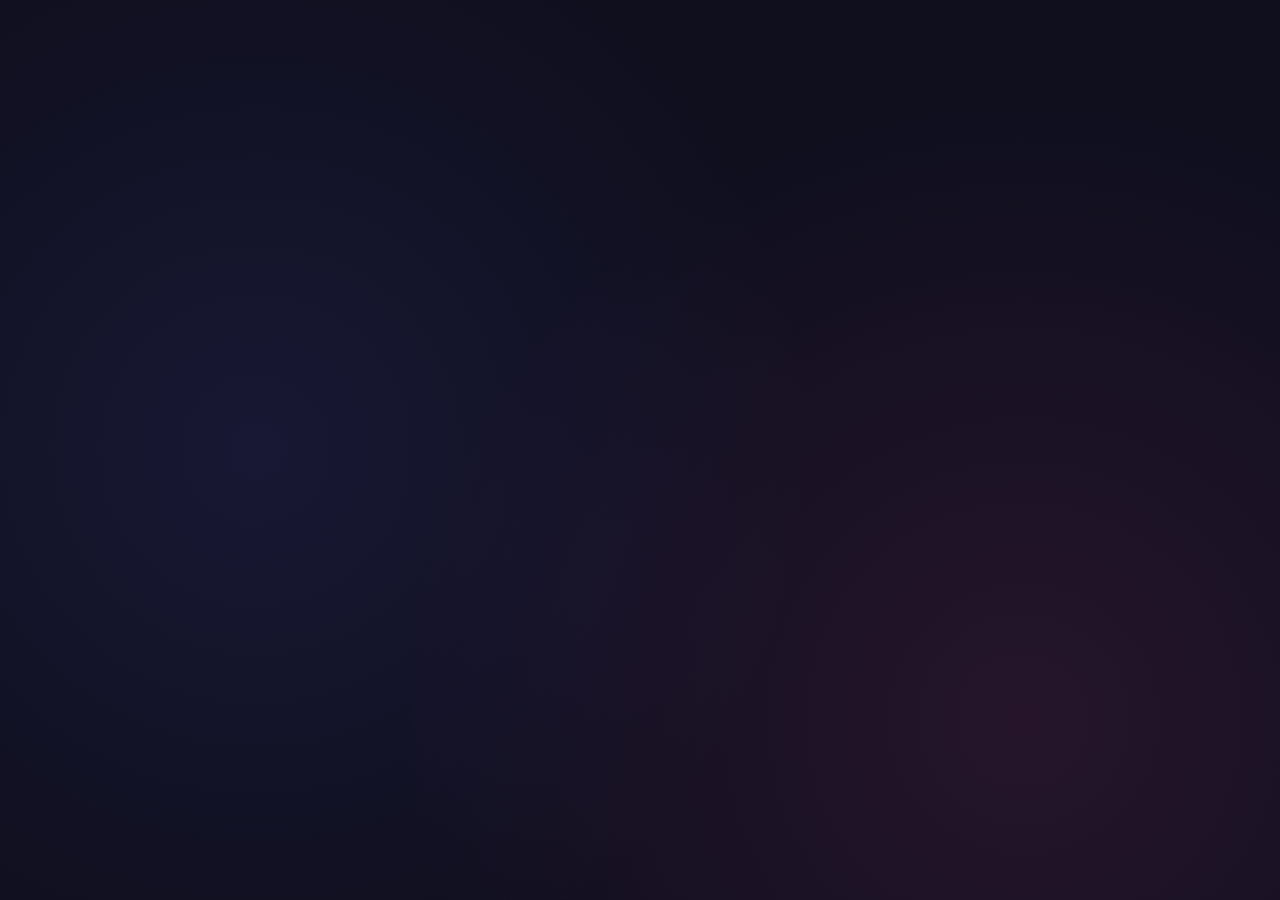
<file: index.html>
<!DOCTYPE html>
<html lang="es">

<head>
    <meta charset="UTF-8">
    <meta name="viewport" content="width=device-width, initial-scale=1.0, viewport-fit=cover">
    <meta name="description" content="Juego de deducción social - Descubre quién es el impostor">
    <meta name="theme-color" content="#6366f1">
    <meta name="apple-mobile-web-app-capable" content="yes">
    <meta name="apple-mobile-web-app-status-bar-style" content="black-translucent">
    <meta name="apple-mobile-web-app-title" content="Impostor">
    <title>Impostor - Juego de Palabras</title>
    <link rel="manifest" href="manifest.json">
    <link rel="icon" type="image/png" sizes="192x192" href="icon-192.png">
    <link rel="apple-touch-icon" href="icon-192.png">
    <link rel="preconnect" href="https://fonts.googleapis.com">
    <link rel="preconnect" href="https://fonts.gstatic.com" crossorigin>
    <link
        href="https://fonts.googleapis.com/css2?family=Poppins:wght@400;500;600;700&family=Space+Mono:wght@400;700&display=swap"
        rel="stylesheet">
    <link rel="stylesheet" href="styles.css">
</head>

<body>
    <div class="container">
        <!-- Pantalla de inicio -->
        <div id="startScreen" class="screen active">
            <div class="logo-container">
                <h1 class="game-title">
                    <span class="title-impostor">IMPOSTOR</span>
                    <span class="title-subtitle">Juego de Palabras</span>
                </h1>
            </div>
            <button class="btn btn-primary pulse" onclick="showPlayersScreen()">
                Comenzar Juego
            </button>
        </div>

        <!-- Pantalla de jugadores -->
        <div id="playersScreen" class="screen">
            <div class="screen-header">
                <button class="btn-back" onclick="showStartScreen()">← Volver</button>
                <h2>Agregar Jugadores</h2>
            </div>

            <div class="players-input-section">
                <div class="input-group">
                    <input type="text" id="playerNameInput" placeholder="Nombre del jugador" maxlength="20">
                    <button class="agregar" onclick="addPlayer()">+</button>
                </div>
                <p class="helper-text">Mínimo 3 jugadores, máximo 12</p>
            </div>

            <div class="players-list" id="playersList"></div>

            <button class="btn btn-primary" id="continueToCategory" onclick="showCategoryScreen()" disabled>
                Continuar →
            </button>
        </div>

        <!-- Pantalla de categorías -->
        <div id="categoryScreen" class="screen">
            <div class="screen-header">
                <button class="btn-back" onclick="showPlayersScreen()">← Volver</button>
                <h2>Selecciona una Categoría</h2>
            </div>

            <div class="categories-grid" id="categoriesGrid"></div>

            <button class="btn btn-primary" id="startGameBtn" onclick="startGame()" disabled>
                Iniciar Juego →
            </button>
        </div>

        <!-- Pantalla de revelación de roles -->
        <div id="roleRevealScreen" class="screen">
            <div class="reveal-container">
                <h2 class="current-player-name" id="currentPlayerName"></h2>
                <p class="reveal-instruction">Toca la pantalla para ver tu rol</p>

                <div class="reveal-card" id="revealCard" onclick="revealRole()">
                    <div class="card-front">
                        <div class="card-icon">👁️</div>
                        <p>Toca aquí</p>
                    </div>
                    <div class="card-back" id="cardBack"></div>
                </div>

                <button class="btn btn-primary" id="nextPlayerBtn" onclick="nextPlayer()" style="display: none;">
                    Siguiente Jugador →
                </button>
                <button class="btn btn-primary" id="startRoundBtn" onclick="startRound()" style="display: none;">
                    Comenzar Ronda →
                </button>
            </div>
        </div>

        <!-- Pantalla de juego -->
        <div id="gameScreen" class="screen">
            <div class="game-header">
                <div class="round-info">
                    <span class="round-label">Ronda</span>
                    <span class="round-number" id="roundNumber">1</span>
                </div>
                <div class="players-alive">
                    <span id="aliveCount"></span> jugadores
                </div>
            </div>

            <div class="game-content">
                <div class="turn-info">
                    <p class="turn-label">Turno de:</p>
                    <h2 class="current-turn" id="currentTurn"></h2>
                </div>

                <div class="game-instructions">
                    <p>🎯 Da una pista de <strong>una sola palabra</strong></p>
                    <p>🕵️ Los civiles conocen la palabra secreta</p>
                    <p>🎭 El impostor debe fingir que la conoce</p>
                </div>

                <button class="btn btn-secondary" onclick="showVoting()">
                    Ir a Votación
                </button>
            </div>
        </div>

        <!-- Pantalla de votación -->
        <div id="votingScreen" class="screen">
            <div class="screen-header">
                <h2>¿Quién es el impostor?</h2>
                <p class="vote-instruction">Selecciona al jugador que crees que es el impostor</p>
            </div>

            <div class="voting-grid" id="votingGrid"></div>

            <button class="btn btn-primary" id="confirmVoteBtn" onclick="confirmVote()" disabled>
                Confirmar Voto
            </button>
        </div>

        <!-- Pantalla de resultado -->
        <div id="resultScreen" class="screen">
            <div class="result-container">
                <div class="result-icon" id="resultIcon"></div>
                <h2 class="result-title" id="resultTitle"></h2>
                <p class="result-message" id="resultMessage"></p>

                <div class="result-details" id="resultDetails"></div>

                <div class="result-actions">
                    <button class="btn btn-secondary" onclick="showStartScreen()">
                        Nuevo Juego
                    </button>
                    <button class="btn btn-primary" id="continueGameBtn" onclick="continueGame()"
                        style="display: none;">
                        Continuar Juego
                    </button>
                </div>
            </div>
        </div>
    </div>

    <script>
        // Registrar Service Worker solo si está servido por HTTP/HTTPS (no file://)
        if ('serviceWorker' in navigator && window.location.protocol !== 'file:') {
            window.addEventListener('load', () => {
                navigator.serviceWorker.register('/service-worker.js')
                    .then(registration => {
                        console.log('✅ Service Worker registrado correctamente');
                    })
                    .catch(error => {
                        console.log('⚠️ No se pudo registrar Service Worker:', error);
                    });
            });
        } else if (window.location.protocol === 'file:') {
            console.log('ℹ️ Service Worker deshabilitado: usando file:// - El juego funciona igual, pero no funcionará offline');
        }
    </script>
    <script src="script.js"></script>
</body>

</html>
</file>
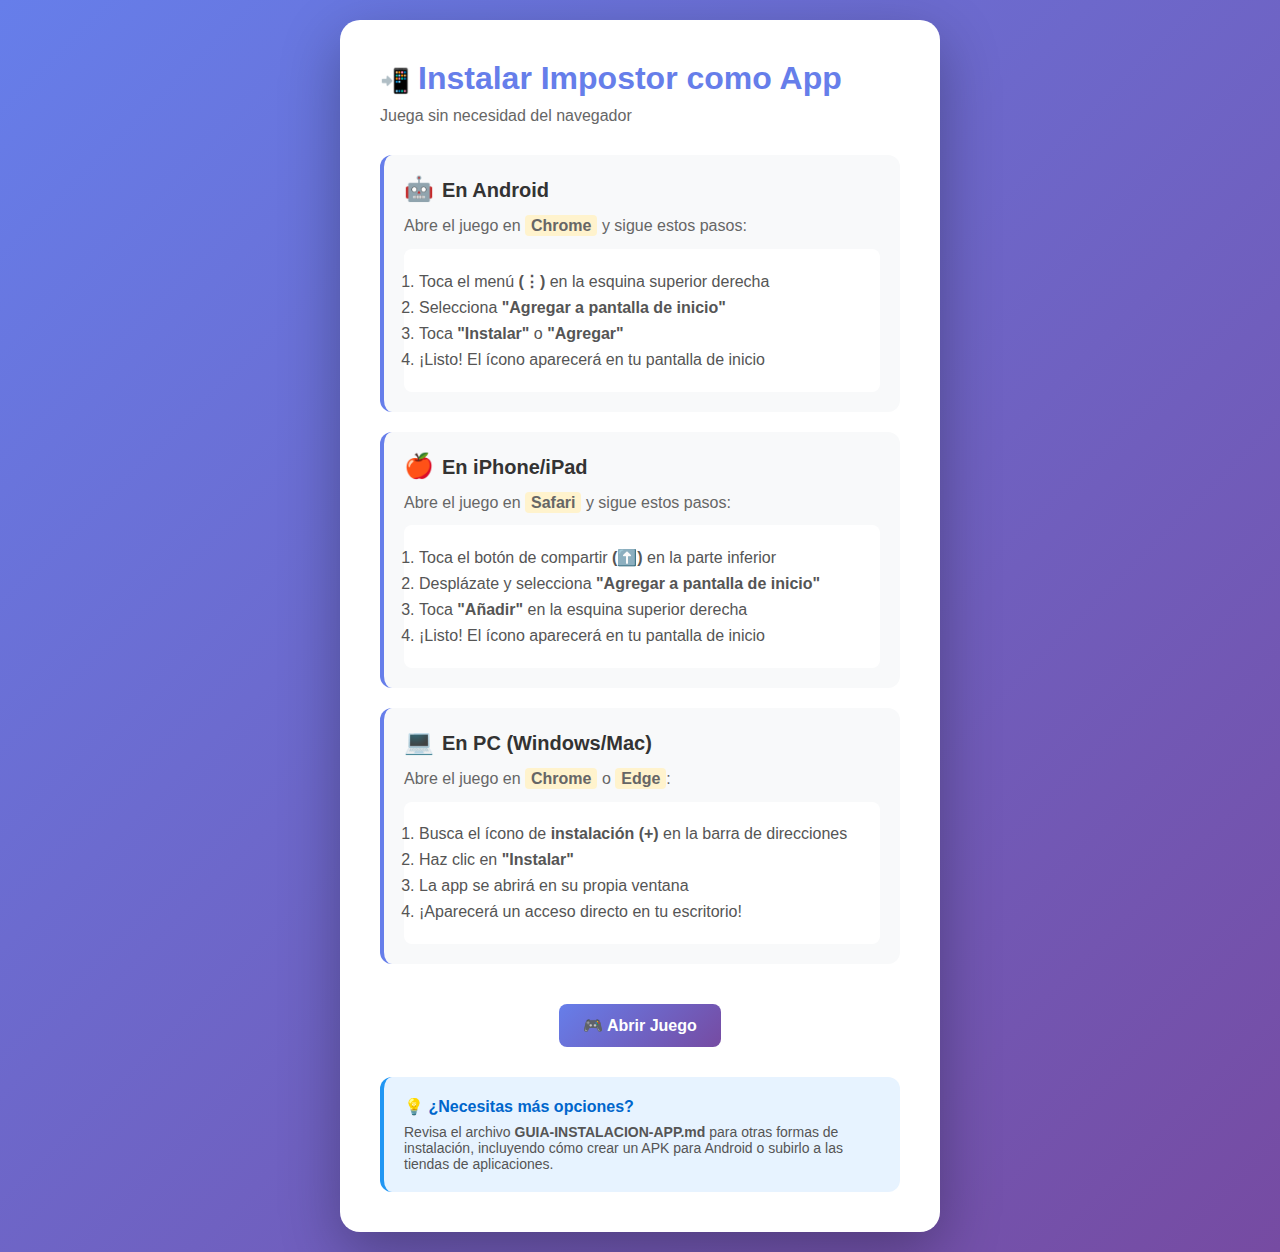
<file: como-instalar.html>
<!DOCTYPE html>
<html lang="es">

<head>
    <meta charset="UTF-8">
    <meta name="viewport" content="width=device-width, initial-scale=1.0">
    <title>Instalar Impostor App</title>
    <style>
        * {
            margin: 0;
            padding: 0;
            box-sizing: border-box;
        }

        body {
            font-family: -apple-system, BlinkMacSystemFont, 'Segoe UI', Roboto, Oxygen, Ubuntu, Cantarell, sans-serif;
            background: linear-gradient(135deg, #667eea 0%, #764ba2 100%);
            min-height: 100vh;
            padding: 20px;
            display: flex;
            justify-content: center;
            align-items: center;
        }

        .container {
            background: white;
            border-radius: 20px;
            padding: 40px;
            max-width: 600px;
            box-shadow: 0 20px 60px rgba(0, 0, 0, 0.3);
        }

        h1 {
            color: #667eea;
            margin-bottom: 10px;
            font-size: 32px;
        }

        .subtitle {
            color: #666;
            margin-bottom: 30px;
            font-size: 16px;
        }

        .option {
            background: #f8f9fa;
            border-radius: 12px;
            padding: 20px;
            margin-bottom: 20px;
            border-left: 4px solid #667eea;
        }

        .option h2 {
            color: #333;
            font-size: 20px;
            margin-bottom: 10px;
        }

        .option p {
            color: #666;
            line-height: 1.6;
            margin-bottom: 10px;
        }

        .steps {
            background: white;
            border-radius: 8px;
            padding: 15px;
            margin-top: 10px;
        }

        .steps li {
            margin: 8px 0;
            color: #555;
        }

        .button {
            display: inline-block;
            background: linear-gradient(135deg, #667eea 0%, #764ba2 100%);
            color: white;
            padding: 12px 24px;
            border-radius: 8px;
            text-decoration: none;
            font-weight: 600;
            margin-top: 10px;
            transition: transform 0.2s;
        }

        .button:hover {
            transform: translateY(-2px);
        }

        .emoji {
            font-size: 24px;
            margin-right: 8px;
        }

        .highlight {
            background: #fff3cd;
            padding: 2px 6px;
            border-radius: 4px;
            font-weight: 600;
        }
    </style>
</head>

<body>
    <div class="container">
        <h1><span class="emoji">📲</span>Instalar Impostor como App</h1>
        <p class="subtitle">Juega sin necesidad del navegador</p>

        <div class="option">
            <h2><span class="emoji">🤖</span>En Android</h2>
            <p>Abre el juego en <span class="highlight">Chrome</span> y sigue estos pasos:</p>
            <div class="steps">
                <ol>
                    <li>Toca el menú <strong>(⋮)</strong> en la esquina superior derecha</li>
                    <li>Selecciona <strong>"Agregar a pantalla de inicio"</strong></li>
                    <li>Toca <strong>"Instalar"</strong> o <strong>"Agregar"</strong></li>
                    <li>¡Listo! El ícono aparecerá en tu pantalla de inicio</li>
                </ol>
            </div>
        </div>

        <div class="option">
            <h2><span class="emoji">🍎</span>En iPhone/iPad</h2>
            <p>Abre el juego en <span class="highlight">Safari</span> y sigue estos pasos:</p>
            <div class="steps">
                <ol>
                    <li>Toca el botón de compartir <strong>(⬆️)</strong> en la parte inferior</li>
                    <li>Desplázate y selecciona <strong>"Agregar a pantalla de inicio"</strong></li>
                    <li>Toca <strong>"Añadir"</strong> en la esquina superior derecha</li>
                    <li>¡Listo! El ícono aparecerá en tu pantalla de inicio</li>
                </ol>
            </div>
        </div>

        <div class="option">
            <h2><span class="emoji">💻</span>En PC (Windows/Mac)</h2>
            <p>Abre el juego en <span class="highlight">Chrome</span> o <span class="highlight">Edge</span>:</p>
            <div class="steps">
                <ol>
                    <li>Busca el ícono de <strong>instalación (+)</strong> en la barra de direcciones</li>
                    <li>Haz clic en <strong>"Instalar"</strong></li>
                    <li>La app se abrirá en su propia ventana</li>
                    <li>¡Aparecerá un acceso directo en tu escritorio!</li>
                </ol>
            </div>
        </div>

        <div style="text-align: center; margin-top: 30px;">
            <a href="index.html" class="button">🎮 Abrir Juego</a>
        </div>

        <div
            style="margin-top: 30px; padding: 20px; background: #e7f3ff; border-radius: 12px; border-left: 4px solid #2196F3;">
            <p style="color: #0066cc; font-weight: 600; margin-bottom: 8px;">💡 ¿Necesitas más opciones?</p>
            <p style="color: #555; font-size: 14px;">
                Revisa el archivo <strong>GUIA-INSTALACION-APP.md</strong> para otras formas de instalación,
                incluyendo cómo crear un APK para Android o subirlo a las tiendas de aplicaciones.
            </p>
        </div>
    </div>
</body>

</html>
</file>
<file: styles.css>
:root {
    --primary: #6366f1;
    --primary-dark: #4f46e5;
    --primary-light: #818cf8;
    --secondary: #ec4899;
    --success: #10b981;
    --danger: #ef4444;
    --warning: #f59e0b;

    --bg-main: #0f0f1e;
    --bg-card: #1a1a2e;
    --bg-card-hover: #232342;
    --text-primary: #ffffff;
    --text-secondary: #a0a0b8;
    --text-muted: #6b6b8a;

    --shadow-sm: 0 2px 8px rgba(0, 0, 0, 0.3);
    --shadow-md: 0 4px 16px rgba(0, 0, 0, 0.4);
    --shadow-lg: 0 8px 32px rgba(0, 0, 0, 0.5);
    --shadow-glow: 0 0 30px rgba(99, 102, 241, 0.3);

    --radius-sm: 8px;
    --radius-md: 12px;
    --radius-lg: 20px;

    --transition-fast: 0.2s cubic-bezier(0.4, 0, 0.2, 1);
    --transition-base: 0.3s cubic-bezier(0.4, 0, 0.2, 1);
    --transition-slow: 0.5s cubic-bezier(0.4, 0, 0.2, 1);
}

* {
    margin: 0;
    padding: 0;
    box-sizing: border-box;
}

body {
    font-family: 'Poppins', sans-serif;
    background: var(--bg-main);
    color: var(--text-primary);
    min-height: 100vh;
    display: flex;
    justify-content: center;
    align-items: flex-start;
    overflow-x: hidden;
    padding: 0;
    padding-top: env(safe-area-inset-top);
    padding-bottom: env(safe-area-inset-bottom);
    background-image:
        radial-gradient(circle at 20% 50%, rgba(99, 102, 241, 0.1) 0%, transparent 50%),
        radial-gradient(circle at 80% 80%, rgba(236, 72, 153, 0.1) 0%, transparent 50%);
}

.container {
    width: 100%;
    max-width: 600px;
    min-height: 100vh;
    padding: 0;
    position: relative;
}

/* Screens */
.screen {
    display: none;
    opacity: 0;
    position: absolute;
    top: 0;
    left: 0;
    right: 0;
    padding: 20px;
    padding-top: max(20px, env(safe-area-inset-top));
    min-height: 100vh;
}

.screen.active {
    display: block;
    position: relative;
    animation: fadeIn var(--transition-slow) forwards;
}

@keyframes fadeIn {
    from {
        opacity: 0;
        transform: translateY(20px);
    }

    to {
        opacity: 1;
        transform: translateY(0);
    }
}

/* Logo and Title */
.logo-container {
    text-align: center;
    margin-bottom: 60px;
    animation: float 3s ease-in-out infinite;
}

@keyframes float {

    0%,
    100% {
        transform: translateY(0px);
    }

    50% {
        transform: translateY(-10px);
    }
}

.game-title {
    display: flex;
    flex-direction: column;
    gap: 8px;
}

.title-impostor {
    font-size: 56px;
    font-weight: 700;
    background: linear-gradient(135deg, var(--primary) 0%, var(--secondary) 100%);
    -webkit-background-clip: text;
    -webkit-text-fill-color: transparent;
    background-clip: text;
    letter-spacing: 2px;
    text-shadow: var(--shadow-glow);
    font-family: 'Space Mono', monospace;
}

.title-subtitle {
    font-size: 18px;
    color: var(--text-secondary);
    font-weight: 500;
    letter-spacing: 4px;
    text-transform: uppercase;
}

/* Start Screen */
#startScreen {
    display: flex;
    flex-direction: column;
    justify-content: center;
    align-items: center;
    min-height: 100vh;
    padding: 40px 20px;
}

.agregar{
    width: 50px;
    height: 50px;
    border-radius: 50%;
    background: var(--primary);
    color: white;
    font-size: 24px;
    font-weight: 700;
    border: none;
    cursor: pointer;
    transition: all var(--transition-base);
    flex-shrink: 0;
}

/* Buttons */
.btn {
    padding: 16px 32px;
    border: none;
    border-radius: var(--radius-md);
    font-family: 'Poppins', sans-serif;
    font-size: 16px;
    font-weight: 600;
    cursor: pointer;
    transition: all var(--transition-base);
    outline: none;
    position: relative;
    overflow: hidden;
    text-transform: uppercase;
    letter-spacing: 1px;
}

.btn::before {
    content: '';
    position: absolute;
    top: 50%;
    left: 50%;
    width: 0;
    height: 0;
    border-radius: 50%;
    background: rgba(255, 255, 255, 0.2);
    transform: translate(-50%, -50%);
    transition: width 0.6s, height 0.6s;
}

.btn:active::before {
    width: 300px;
    height: 300px;
}

.btn-primary {
    background: linear-gradient(135deg, var(--primary) 0%, var(--primary-dark) 100%);
    color: white;
    box-shadow: var(--shadow-md);
}

.btn-primary:hover:not(:disabled) {
    transform: translateY(-2px);
    box-shadow: var(--shadow-lg), var(--shadow-glow);
}

.btn-primary:disabled {
    opacity: 0.5;
    cursor: not-allowed;
}

.btn-secondary {
    background: var(--bg-card);
    color: var(--text-primary);
    border: 2px solid var(--primary);
}

.btn-secondary:hover {
    background: var(--bg-card-hover);
    transform: translateY(-2px);
}

.btn-add {
    width: 50px;
    height: 50px;
    border-radius: 50%;
    background: var(--primary);
    color: white;
    font-size: 24px;
    font-weight: 700;
    border: none;
    cursor: pointer;
    transition: all var(--transition-base);
    flex-shrink: 0;
}

.btn-add:hover {
    background: var(--primary-dark);
    transform: scale(1.1) rotate(90deg);
}

.btn-back {
    background: transparent;
    border: none;
    color: var(--text-secondary);
    font-size: 16px;
    cursor: pointer;
    padding: 8px 16px;
    border-radius: var(--radius-sm);
    transition: all var(--transition-fast);
    font-family: 'Poppins', sans-serif;
}

.btn-back:hover {
    color: var(--text-primary);
    background: var(--bg-card);
}

.pulse {
    animation: pulse 2s ease-in-out infinite;
}

@keyframes pulse {

    0%,
    100% {
        box-shadow: 0 0 0 0 rgba(99, 102, 241, 0.7);
    }

    50% {
        box-shadow: 0 0 0 20px rgba(99, 102, 241, 0);
    }
}

/* Screen Header */
.screen-header {
    margin-bottom: 32px;
    animation: slideDown var(--transition-base) ease-out;
    padding-top: 10px;
}

@keyframes slideDown {
    from {
        opacity: 0;
        transform: translateY(-20px);
    }

    to {
        opacity: 1;
        transform: translateY(0);
    }
}

.screen-header h2 {
    font-size: 28px;
    margin-top: 16px;
    color: var(--text-primary);
    word-wrap: break-word;
}

/* Players Screen */
.players-input-section {
    margin-bottom: 32px;
}

.input-group {
    display: flex;
    gap: 12px;
    margin-bottom: 8px;
}

input[type="text"] {
    flex: 1;
    padding: 16px;
    background: var(--bg-card);
    border: 2px solid transparent;
    border-radius: var(--radius-md);
    color: var(--text-primary);
    font-family: 'Poppins', sans-serif;
    font-size: 16px;
    transition: all var(--transition-base);
}

input[type="text"]:focus {
    outline: none;
    border-color: var(--primary);
    box-shadow: 0 0 0 4px rgba(99, 102, 241, 0.1);
}

input[type="text"]::placeholder {
    color: var(--text-muted);
}

.helper-text {
    color: var(--text-muted);
    font-size: 14px;
    margin-top: 8px;
}

.players-list {
    display: flex;
    flex-direction: column;
    gap: 12px;
    margin-bottom: 32px;
    max-height: 400px;
    overflow-y: auto;
    padding: 4px;
}

.players-list::-webkit-scrollbar {
    width: 6px;
}

.players-list::-webkit-scrollbar-track {
    background: var(--bg-card);
    border-radius: 10px;
}

.players-list::-webkit-scrollbar-thumb {
    background: var(--primary);
    border-radius: 10px;
}

.player-item {
    display: flex;
    align-items: center;
    justify-content: space-between;
    padding: 16px;
    background: var(--bg-card);
    border-radius: var(--radius-md);
    transition: all var(--transition-base);
    animation: slideIn var(--transition-base) ease-out;
}

@keyframes slideIn {
    from {
        opacity: 0;
        transform: translateX(-20px);
    }

    to {
        opacity: 1;
        transform: translateX(0);
    }
}

.player-item:hover {
    background: var(--bg-card-hover);
    transform: translateX(4px);
}

.player-info {
    display: flex;
    align-items: center;
    gap: 12px;
}

.player-number {
    width: 32px;
    height: 32px;
    border-radius: 50%;
    background: linear-gradient(135deg, var(--primary), var(--primary-dark));
    display: flex;
    align-items: center;
    justify-content: center;
    font-weight: 700;
    font-size: 14px;
}

.player-name {
    font-size: 16px;
    font-weight: 500;
}

.btn-remove {
    background: transparent;
    border: none;
    color: var(--danger);
    font-size: 20px;
    cursor: pointer;
    padding: 8px;
    border-radius: 50%;
    transition: all var(--transition-fast);
    width: 36px;
    height: 36px;
    display: flex;
    align-items: center;
    justify-content: center;
}

.btn-remove:hover {
    background: rgba(239, 68, 68, 0.1);
    transform: scale(1.1);
}

/* Categories Grid */
.categories-grid {
    display: grid;
    grid-template-columns: repeat(auto-fill, minmax(140px, 1fr));
    gap: 16px;
    margin-bottom: 32px;
}

.category-card {
    padding: 24px 16px;
    background: var(--bg-card);
    border: 2px solid transparent;
    border-radius: var(--radius-md);
    cursor: pointer;
    transition: all var(--transition-base);
    text-align: center;
    animation: fadeInUp var(--transition-base) ease-out backwards;
}

@keyframes fadeInUp {
    from {
        opacity: 0;
        transform: translateY(20px);
    }

    to {
        opacity: 1;
        transform: translateY(0);
    }
}

.category-card:hover {
    background: var(--bg-card-hover);
    transform: translateY(-4px);
    box-shadow: var(--shadow-md);
}

.category-card.selected {
    border-color: var(--primary);
    background: linear-gradient(135deg, rgba(99, 102, 241, 0.1) 0%, rgba(236, 72, 153, 0.1) 100%);
    box-shadow: 0 0 20px rgba(99, 102, 241, 0.2);
}

.category-icon {
    font-size: 32px;
    margin-bottom: 8px;
}

.category-name {
    font-size: 14px;
    font-weight: 600;
    color: var(--text-primary);
}

/* Role Reveal Screen */
.reveal-container {
    display: flex;
    flex-direction: column;
    align-items: center;
    justify-content: center;
    min-height: 100vh;
    gap: 32px;
    padding: 20px;
}

.current-player-name {
    font-size: 36px;
    font-weight: 700;
    background: linear-gradient(135deg, var(--primary) 0%, var(--secondary) 100%);
    -webkit-background-clip: text;
    -webkit-text-fill-color: transparent;
    background-clip: text;
    animation: fadeIn var(--transition-slow);
}

.reveal-instruction {
    color: var(--text-secondary);
    font-size: 16px;
    animation: fadeIn var(--transition-slow) 0.2s backwards;
}

.reveal-card {
    width: 280px;
    height: 380px;
    perspective: 1000px;
    cursor: pointer;
    animation: fadeIn var(--transition-slow) 0.4s backwards;
    position: relative;
}

.reveal-card .card-front,
.reveal-card .card-back {
    position: absolute;
    width: 100%;
    height: 100%;
    backface-visibility: hidden;
    border-radius: var(--radius-lg);
    display: flex;
    flex-direction: column;
    align-items: center;
    justify-content: center;
    padding: 32px;
    transition: transform 0.8s cubic-bezier(0.4, 0.0, 0.2, 1);
}

.reveal-card .card-front {
    background: linear-gradient(135deg, var(--bg-card) 0%, var(--bg-card-hover) 100%);
    border: 3px solid var(--primary);
    box-shadow: var(--shadow-lg);
}

.reveal-card.flipped .card-front {
    transform: rotateY(180deg);
}

.reveal-card .card-back {
    transform: rotateY(180deg);
    box-shadow: var(--shadow-lg);
}

.reveal-card.flipped .card-back {
    transform: rotateY(0);
}

.card-icon {
    font-size: 80px;
    margin-bottom: 16px;
}

.card-front p {
    color: var(--text-secondary);
    font-size: 18px;
    font-weight: 500;
}

.card-back {
    text-align: center;
}

.role-label {
    font-size: 18px;
    color: var(--text-muted);
    margin-bottom: 16px;
    text-transform: uppercase;
    letter-spacing: 2px;
}

.secret-word {
    font-size: 40px;
    font-weight: 700;
    margin-bottom: 16px;
}

.role-description {
    font-size: 14px;
    color: var(--text-secondary);
    line-height: 1.6;
}

.card-back.civilian {
    background: linear-gradient(135deg, #10b981 0%, #059669 100%);
}

.card-back.impostor {
    background: linear-gradient(135deg, #ef4444 0%, #dc2626 100%);
}

/* Game Screen */
.game-header {
    display: flex;
    justify-content: space-between;
    align-items: center;
    padding: 20px;
    background: var(--bg-card);
    border-radius: var(--radius-md);
    margin-bottom: 32px;
}

.round-info {
    display: flex;
    flex-direction: column;
    gap: 4px;
}

.round-label {
    font-size: 12px;
    color: var(--text-muted);
    text-transform: uppercase;
    letter-spacing: 1px;
}

.round-number {
    font-size: 32px;
    font-weight: 700;
    background: linear-gradient(135deg, var(--primary) 0%, var(--secondary) 100%);
    -webkit-background-clip: text;
    -webkit-text-fill-color: transparent;
    background-clip: text;
}

.players-alive {
    font-size: 14px;
    color: var(--text-secondary);
    padding: 8px 16px;
    background: var(--bg-main);
    border-radius: var(--radius-sm);
}

.game-content {
    display: flex;
    flex-direction: column;
    gap: 32px;
}

.turn-info {
    text-align: center;
    padding: 32px;
    background: var(--bg-card);
    border-radius: var(--radius-lg);
    animation: fadeIn var(--transition-base);
}

.turn-label {
    font-size: 14px;
    color: var(--text-muted);
    margin-bottom: 12px;
    text-transform: uppercase;
    letter-spacing: 2px;
}

.current-turn {
    font-size: 36px;
    font-weight: 700;
    background: linear-gradient(135deg, var(--primary) 0%, var(--secondary) 100%);
    -webkit-background-clip: text;
    -webkit-text-fill-color: transparent;
    background-clip: text;
}

.game-instructions {
    background: var(--bg-card);
    padding: 24px;
    border-radius: var(--radius-md);
    border-left: 4px solid var(--primary);
}

.game-instructions p {
    color: var(--text-secondary);
    margin-bottom: 12px;
    font-size: 15px;
    line-height: 1.6;
}

.game-instructions p:last-child {
    margin-bottom: 0;
}

.game-instructions strong {
    color: var(--text-primary);
}

/* Voting Screen */
.vote-instruction {
    color: var(--text-secondary);
    font-size: 16px;
    margin-top: 8px;
}

.voting-grid {
    display: grid;
    grid-template-columns: repeat(auto-fill, minmax(150px, 1fr));
    gap: 16px;
    margin-bottom: 32px;
}

.vote-card {
    padding: 24px 16px;
    background: var(--bg-card);
    border: 3px solid transparent;
    border-radius: var(--radius-md);
    cursor: pointer;
    transition: all var(--transition-base);
    text-align: center;
    animation: fadeInUp var(--transition-base) ease-out backwards;
}

.vote-card:hover:not(.eliminated) {
    background: var(--bg-card-hover);
    transform: translateY(-4px);
    box-shadow: var(--shadow-md);
}

.vote-card.selected {
    border-color: var(--danger);
    background: linear-gradient(135deg, rgba(239, 68, 68, 0.1) 0%, rgba(220, 38, 38, 0.1) 100%);
    box-shadow: 0 0 20px rgba(239, 68, 68, 0.3);
}

.vote-card.eliminated {
    opacity: 0.3;
    pointer-events: none;
}

.vote-avatar {
    width: 60px;
    height: 60px;
    border-radius: 50%;
    background: linear-gradient(135deg, var(--primary), var(--primary-dark));
    display: flex;
    align-items: center;
    justify-content: center;
    font-size: 28px;
    font-weight: 700;
    margin: 0 auto 12px;
}

.vote-name {
    font-size: 16px;
    font-weight: 600;
    color: var(--text-primary);
}

/* Result Screen */
.result-container {
    display: flex;
    flex-direction: column;
    align-items: center;
    justify-content: center;
    min-height: 100vh;
    gap: 24px;
    text-align: center;
    padding: 20px;
}

.result-icon {
    font-size: 100px;
    animation: scaleIn 0.6s cubic-bezier(0.68, -0.55, 0.265, 1.55);
}

@keyframes scaleIn {
    from {
        transform: scale(0) rotate(-180deg);
        opacity: 0;
    }

    to {
        transform: scale(1) rotate(0);
        opacity: 1;
    }
}

.result-title {
    font-size: 36px;
    font-weight: 700;
    animation: fadeIn var(--transition-slow) 0.2s backwards;
}

.result-title.win {
    background: linear-gradient(135deg, var(--success) 0%, #059669 100%);
    -webkit-background-clip: text;
    -webkit-text-fill-color: transparent;
    background-clip: text;
}

.result-title.lose {
    background: linear-gradient(135deg, var(--danger) 0%, #dc2626 100%);
    -webkit-background-clip: text;
    -webkit-text-fill-color: transparent;
    background-clip: text;
}

.result-message {
    font-size: 18px;
    color: var(--text-secondary);
    max-width: 400px;
    line-height: 1.6;
    animation: fadeIn var(--transition-slow) 0.4s backwards;
}

.result-details {
    padding: 24px;
    background: var(--bg-card);
    border-radius: var(--radius-md);
    margin: 16px 0;
    animation: fadeIn var(--transition-slow) 0.6s backwards;
}

.secret-word-reveal {
    font-size: 14px;
    color: var(--text-muted);
    margin-bottom: 8px;
}

.secret-word-big {
    font-size: 32px;
    font-weight: 700;
    background: linear-gradient(135deg, var(--primary) 0%, var(--secondary) 100%);
    -webkit-background-clip: text;
    -webkit-text-fill-color: transparent;
    background-clip: text;
}

.impostor-reveal {
    font-size: 14px;
    color: var(--text-muted);
    margin-top: 16px;
}

.impostor-name {
    font-size: 24px;
    font-weight: 700;
    color: var(--danger);
    margin-top: 8px;
}

.result-actions {
    display: flex;
    gap: 16px;
    margin-top: 16px;
    animation: fadeIn var(--transition-slow) 0.8s backwards;
}

/* Responsive */
@media (max-width: 640px) {
    .title-impostor {
        font-size: 42px;
    }

    .title-subtitle {
        font-size: 14px;
    }

    .categories-grid {
        grid-template-columns: repeat(auto-fill, minmax(120px, 1fr));
        gap: 12px;
    }

    .voting-grid {
        grid-template-columns: repeat(auto-fill, minmax(120px, 1fr));
        gap: 12px;
    }

    .reveal-card {
        width: 240px;
        height: 340px;
    }

    .secret-word {
        font-size: 32px;
    }

    .result-actions {
        flex-direction: column;
        width: 100%;
    }

    .btn {
        width: 100%;
    }

    .screen-header h2 {
        font-size: 24px;
    }

    .current-player-name {
        font-size: 28px;
    }

    .game-header {
        padding: 16px;
    }
}

@media (max-width: 400px) {
    .title-impostor {
        font-size: 36px;
    }

    .categories-grid {
        grid-template-columns: repeat(auto-fill, minmax(100px, 1fr));
    }

    .voting-grid {
        grid-template-columns: repeat(auto-fill, minmax(100px, 1fr));
    }

    .reveal-card {
        width: 220px;
        height: 320px;
    }
}
</file>
